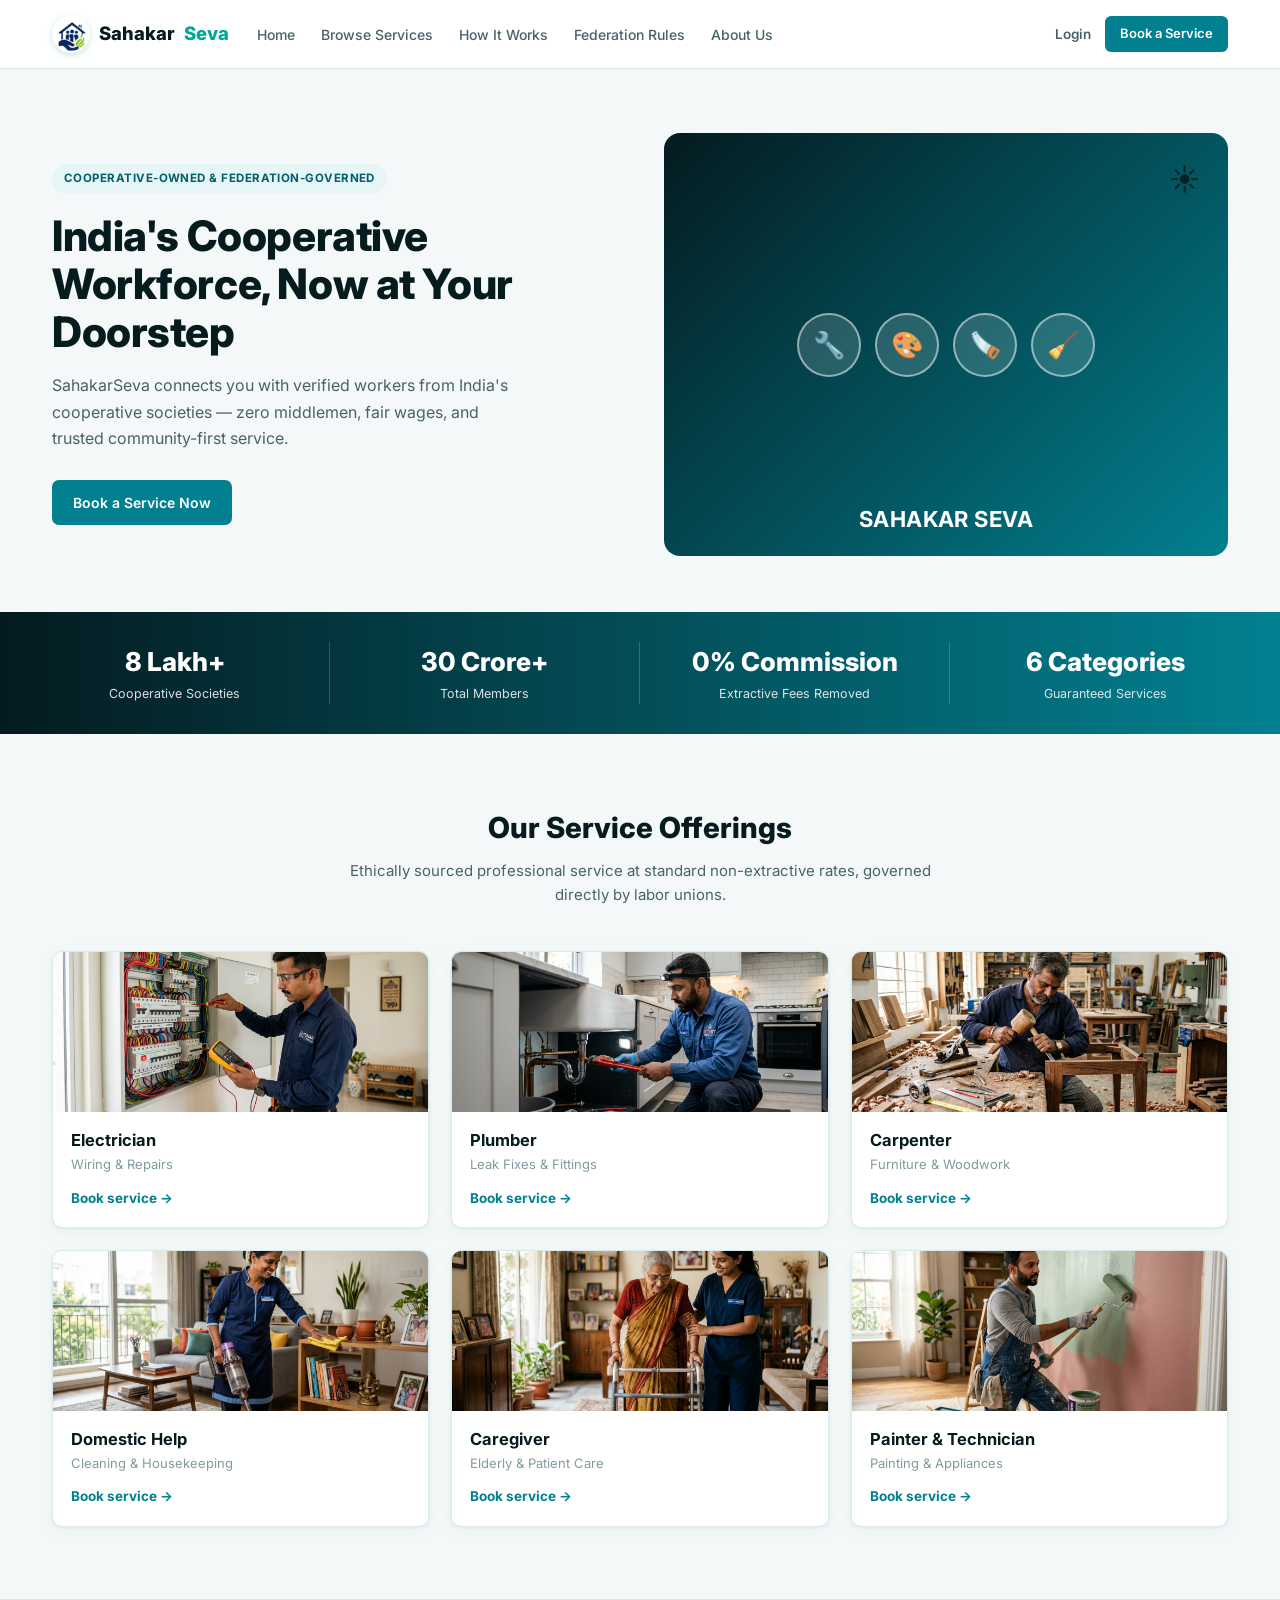
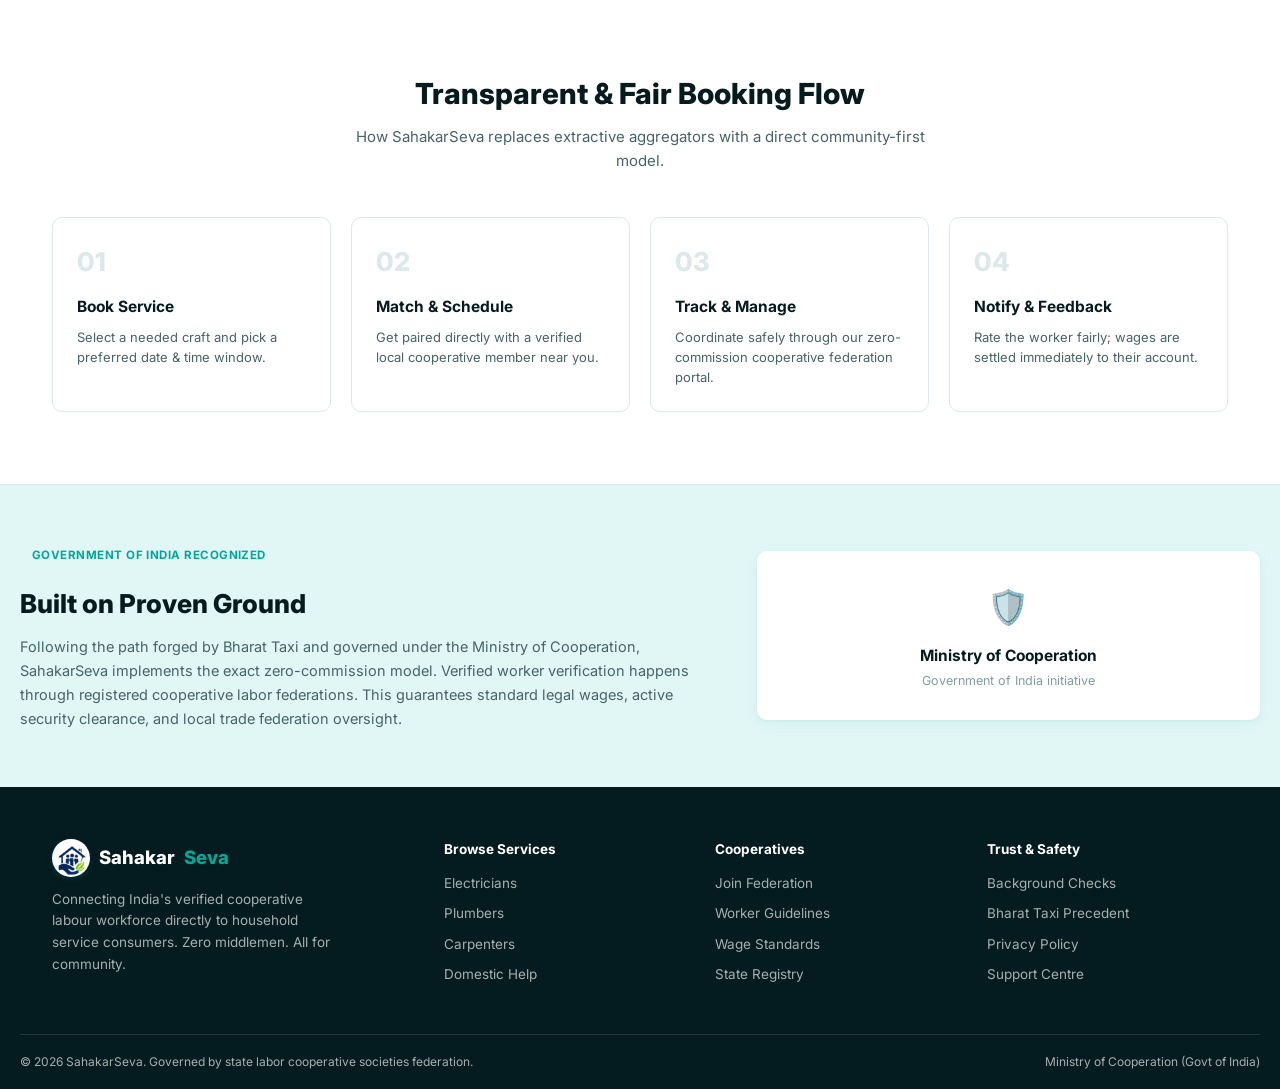
<file: index.html>
<!DOCTYPE html>
<html lang="en">
<head>
<meta charset="UTF-8">
<meta name="viewport" content="width=device-width, initial-scale=1.0">
<title>SahakarSeva — India's Cooperative Workforce</title>
<link rel="preconnect" href="https://fonts.googleapis.com">
<link href="https://fonts.googleapis.com/css2?family=Inter:wght@400;500;600;700;800&display=swap" rel="stylesheet">
<link rel="stylesheet" href="css/style.css">
</head>
<body>

<nav class="navbar">
  <div class="wrap">
    <a href="index.html" class="logo"><img src="assets/images/logo.png" alt="SahakarSeva Logo" class="logo-img">Sahakar<span class="accent">Seva</span></a>
    <div class="nav-links">
      <a href="index.html">Home</a>
      <a href="booking.html">Browse Services</a>
      <a href="#how">How It Works</a>
      <a href="#trust">Federation Rules</a>
      <a href="#">About Us</a>
    </div>
    <div class="nav-right">
      <a href="login.html" class="nav-login-link" id="navLoginLink">Login</a>
      <a href="booking.html" class="btn btn-primary btn-sm">Book a Service</a>
    </div>
  </div>
</nav>

<header class="hero">
  <div class="wrap hero-grid">
    <div>
      <span class="badge badge-teal">Cooperative-Owned &amp; Federation-Governed</span>
      <h1>India's Cooperative Workforce, Now at Your Doorstep</h1>
      <p class="lead">SahakarSeva connects you with verified workers from India's cooperative societies — zero middlemen, fair wages, and trusted community-first service.</p>
      <div class="hero-actions">
        <a href="booking.html" class="btn btn-primary">Book a Service Now</a>
      </div>
    </div>
    <div class="hero-visual">
      <span class="sun">☀️</span>
      <div class="avatars">
        <div class="avatar-figure">🔧</div>
        <div class="avatar-figure">🎨</div>
        <div class="avatar-figure">🪚</div>
        <div class="avatar-figure">🧹</div>
      </div>
      <div class="caption">SAHAKAR SEVA</div>
    </div>
  </div>
</header>

<section class="stats-bar">
  <div class="wrap stats-grid">
    <div class="stat"><div class="num">8 Lakh+</div><div class="label">Cooperative Societies</div></div>
    <div class="stat"><div class="num">30 Crore+</div><div class="label">Total Members</div></div>
    <div class="stat"><div class="num">0% Commission</div><div class="label">Extractive Fees Removed</div></div>
    <div class="stat"><div class="num">6 Categories</div><div class="label">Guaranteed Services</div></div>
  </div>
</section>

<section class="section">
  <div class="wrap">
    <div class="section-head">
      <h2>Our Service Offerings</h2>
      <p>Ethically sourced professional service at standard non-extractive rates, governed directly by labor unions.</p>
    </div>
    <div class="service-grid">
      <div class="service-card">
        <div class="service-photo"><img src="assets/images/electrician.jpg" alt="Electrician Services"></div>
        <div class="body"><h3>Electrician</h3><p class="sub">Wiring &amp; Repairs</p><a href="booking.html?cat=electricians" class="book-link">Book service →</a></div>
      </div>
      <div class="service-card">
        <div class="service-photo"><img src="assets/images/plumber.jpg" alt="Plumbing Services"></div>
        <div class="body"><h3>Plumber</h3><p class="sub">Leak Fixes &amp; Fittings</p><a href="booking.html?cat=plumbers" class="book-link">Book service →</a></div>
      </div>
      <div class="service-card">
        <div class="service-photo"><img src="assets/images/carpenter.jpg" alt="Carpentry Services"></div>
        <div class="body"><h3>Carpenter</h3><p class="sub">Furniture &amp; Woodwork</p><a href="booking.html?cat=carpenters" class="book-link">Book service →</a></div>
      </div>
      <div class="service-card">
        <div class="service-photo"><img src="assets/images/domestic_help.jpg" alt="Domestic Help & Housekeeping"></div>
        <div class="body"><h3>Domestic Help</h3><p class="sub">Cleaning &amp; Housekeeping</p><a href="booking.html?cat=domestic help" class="book-link">Book service →</a></div>
      </div>
      <div class="service-card">
        <div class="service-photo"><img src="assets/images/caregiver.jpg" alt="Caregiver Services"></div>
        <div class="body"><h3>Caregiver</h3><p class="sub">Elderly &amp; Patient Care</p><a href="booking.html?cat=caregivers" class="book-link">Book service →</a></div>
      </div>
      <div class="service-card">
        <div class="service-photo"><img src="assets/images/painter.jpg" alt="Painting & Appliance Repair"></div>
        <div class="body"><h3>Painter &amp; Technician</h3><p class="sub">Painting &amp; Appliances</p><a href="booking.html?cat=painters & technicians" class="book-link">Book service →</a></div>
      </div>
    </div>
  </div>
</section>

<section class="section" id="how" style="background:#fff; border-top:1px solid var(--border); border-bottom:1px solid var(--border);">
  <div class="wrap">
    <div class="section-head">
      <h2>Transparent &amp; Fair Booking Flow</h2>
      <p>How SahakarSeva replaces extractive aggregators with a direct community-first model.</p>
    </div>
    <div class="flow-grid">
      <div class="flow-card">
        <div class="step-num">01</div>
        <h4>Book Service</h4>
        <p>Select a needed craft and pick a preferred date &amp; time window.</p>
      </div>
      <div class="flow-card">
        <div class="step-num">02</div>
        <h4>Match &amp; Schedule</h4>
        <p>Get paired directly with a verified local cooperative member near you.</p>
      </div>
      <div class="flow-card">
        <div class="step-num">03</div>
        <h4>Track &amp; Manage</h4>
        <p>Coordinate safely through our zero-commission cooperative federation portal.</p>
      </div>
      <div class="flow-card">
        <div class="step-num">04</div>
        <h4>Notify &amp; Feedback</h4>
        <p>Rate the worker fairly; wages are settled immediately to their account.</p>
      </div>
    </div>
  </div>
</section>

<section class="trust" id="trust">
  <div class="wrap trust-grid">
    <div>
      <span class="badge badge-orange">Government of India Recognized</span>
      <h2>Built on Proven Ground</h2>
      <p>Following the path forged by Bharat Taxi and governed under the Ministry of Cooperation, SahakarSeva implements the exact zero-commission model. Verified worker verification happens through registered cooperative labor federations. This guarantees standard legal wages, active security clearance, and local trade federation oversight.</p>
    </div>
    <div class="trust-card">
      <div class="icon">🛡️</div>
      <h4>Ministry of Cooperation</h4>
      <div class="sub">Government of India initiative</div>
    </div>
  </div>
</section>

<footer>
  <div class="wrap footer-grid">
    <div>
      <a href="index.html" class="logo"><img src="assets/images/logo.png" alt="SahakarSeva Logo" class="logo-img">Sahakar<span class="accent">Seva</span></a>
      <p class="tagline">Connecting India's verified cooperative labour workforce directly to household service consumers. Zero middlemen. All for community.</p>
    </div>
    <div class="col">
      <h5>Browse Services</h5>
      <a href="booking.html">Electricians</a>
      <a href="booking.html">Plumbers</a>
      <a href="booking.html">Carpenters</a>
      <a href="booking.html">Domestic Help</a>
    </div>
    <div class="col">
      <h5>Cooperatives</h5>
      <a href="#">Join Federation</a>
      <a href="#">Worker Guidelines</a>
      <a href="#">Wage Standards</a>
      <a href="login.html?role=admin">State Registry</a>
    </div>
    <div class="col">
      <h5>Trust &amp; Safety</h5>
      <a href="#">Background Checks</a>
      <a href="#">Bharat Taxi Precedent</a>
      <a href="#">Privacy Policy</a>
      <a href="#">Support Centre</a>
    </div>
  </div>
  <div class="wrap footer-bottom">
    <span>© 2026 SahakarSeva. Governed by state labor cooperative societies federation.</span>
    <span>Ministry of Cooperation (Govt of India)</span>
  </div>
</footer>


<script src="js/auth.js"></script>
<script>
  // reflect an existing session in the nav (Login → Hi, Name / Logout)
  ssReflectNav('navLoginLink');
</script>
</body>
</html>
</file>
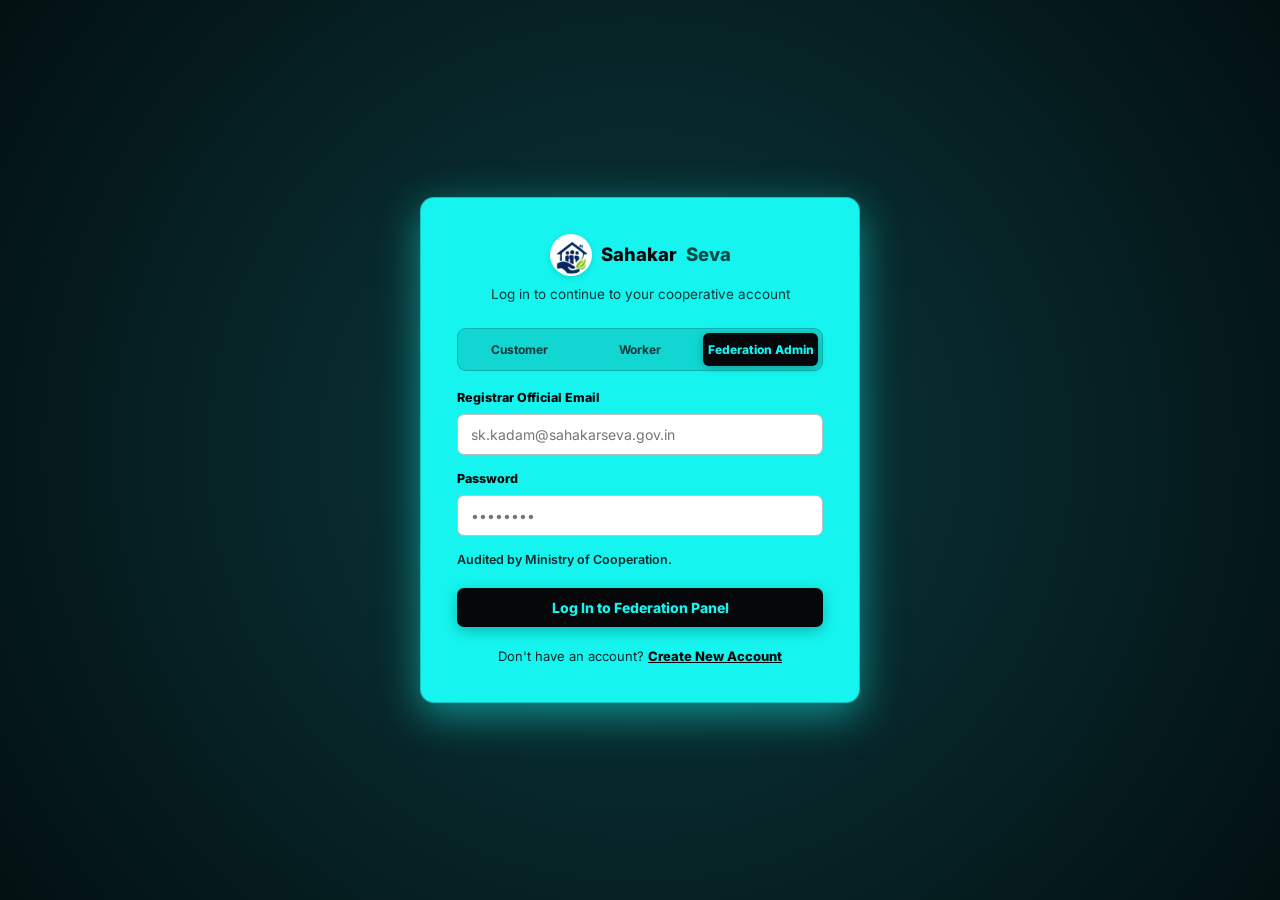
<file: admin.html>
<!DOCTYPE html>
<html lang="en">
<head>
<meta charset="UTF-8">
<meta name="viewport" content="width=device-width, initial-scale=1.0">
<title>Federation Board Control Panel — SahakarSeva</title>
<link rel="preconnect" href="https://fonts.googleapis.com">
<link href="https://fonts.googleapis.com/css2?family=Inter:wght@400;500;600;700;800&display=swap" rel="stylesheet">
<link rel="stylesheet" href="css/style.css">
<script src="js/auth.js"></script>
<script>
  // Runs before the page paints — bounces anyone who isn't logged in as
  // federation admin back to the login screen with this role pre-selected.
  ssGuard('admin');
</script>
</head>
<body>

<div class="admin-shell">

  <aside class="admin-sidebar">
    <div class="admin-brand"><img src="assets/images/logo.png" alt="SahakarSeva" class="logo-img" style="width:30px; height:30px;"> Sahakar<span class="accent">Seva</span> FED</div>
    <div class="admin-sub">Maharashtra State Labour<br>Cooperative Federation</div>

    <nav class="admin-nav">
      <a href="#" class="active">📊 Dashboard</a>
      <a href="#">👷 Workers Directory</a>
      <a href="#">💳 Co-op Payments</a>
      <a href="#">📁 Federation Reports</a>
      <a href="#">⚙️ System Settings</a>
    </nav>

    <div class="verified-box">
      <b>VERIFIED PLATFORM</b>
      Secured under direct oversight of Ministry of Cooperation, New Delhi.
    </div>
  </aside>

  <main class="admin-main">
    <div class="admin-header">
      <div>
        <h1>Federation Board Control Panel</h1>
        <div class="sub">Governing registrar dashboard monitoring live worker audit queues, demand forecasts, and daily metrics.</div>
      </div>
      <div class="admin-user">
        <div class="who"><b id="adminName">S. K. Kadam</b><span>Registrar Officer</span></div>
        <div class="nav-avatar" id="adminAvatar">SK</div>
        <button class="btn btn-outline btn-sm" onclick="ssLogout()" style="margin-left:6px;">Logout</button>
      </div>
    </div>

    <div class="kpi-grid">
      <div class="kpi-card">
        <div class="label">Active Cooperative Workers</div>
        <div class="val">1,247</div>
        <div class="delta">▲ +12% this week</div>
      </div>
      <div class="kpi-card">
        <div class="label">Today's Scheduled Bookings</div>
        <div class="val">89</div>
        <div class="delta">0% middleman fees</div>
      </div>
      <div class="kpi-card">
        <div class="label">Monthly Gross Revenue</div>
        <div class="val">₹4.2 Lakhs</div>
        <div class="delta">Direct worker settlement</div>
      </div>
      <div class="kpi-card">
        <div class="label">Cooperative Service Rating</div>
        <div class="val">4.6 ★</div>
        <div class="delta">Federation guaranteed</div>
      </div>
    </div>

    <div class="admin-grid">
      <div class="panel">
        <div class="panel-head"><h3>Recent Cooperative Bookings</h3><a href="#" class="link">View All Bookings</a></div>
        <div class="panel-body">
          <table>
            <thead>
              <tr><th>Booking ID</th><th>Craft Service</th><th>Worker</th><th>Customer</th><th>Status</th></tr>
            </thead>
            <tbody>
              <tr>
                <td>#BS-8931</td><td>Electrician</td><td>Ramesh Kumar</td><td>Rajesh Sharma</td>
                <td><span class="status-pill completed">Completed</span></td>
              </tr>
              <tr>
                <td>#BS-8932</td><td>Plumber</td><td>Govind Nair</td><td>Sanjay Gupta</td>
                <td><span class="status-pill progress">In Progress</span></td>
              </tr>
              <tr>
                <td>#BS-8933</td><td>Carpenter</td><td>Harish Salve</td><td>Aarti Mehra</td>
                <td><span class="status-pill scheduled">Scheduled</span></td>
              </tr>
            </tbody>
          </table>
        </div>
      </div>

      <div class="panel">
        <div class="panel-head">
          <h3>Workforce Demand Forecast</h3>
          <span class="legend"><span class="dot" style="background:var(--teal);"></span>Actual <span class="dot" style="background:var(--orange); margin-left:8px;"></span>Predicted</span>
        </div>
        <div class="panel-body">
          <div class="chart" id="demandChart">
            <!-- bars injected by script.js -->
          </div>
          <div class="chart-note">⚠️ Demand is expected to surge by 15% on Saturday. Recommended to schedule additional union shifts.</div>
        </div>
      </div>
    </div>

    <div class="panel">
      <div class="panel-head"><h3>Worker Verification Queue <span style="color:var(--orange); font-weight:700;">· 2 Pending Applications</span></h3><a href="#" class="link">Audit Guidelines</a></div>
      <div class="panel-body" id="verifyQueue">
        <div class="verify-row" data-id="karan">
          <div class="verify-person">
            <div class="verify-avatar">KJ</div>
            <div>
              <div class="name">Karan Johar</div>
              <div class="meta">Mumbai Electrical Labour Co-op · Designated Craft: Electrician · Submitted 24 Mar 2026</div>
            </div>
          </div>
          <div class="verify-actions">
            <button class="btn-reject" onclick="handleVerify(this,'reject')">Reject</button>
            <button class="btn-approve" onclick="handleVerify(this,'approve')">Approve</button>
          </div>
        </div>
        <div class="verify-row" data-id="meena">
          <div class="verify-person">
            <div class="verify-avatar">MD</div>
            <div>
              <div class="name">Meena Deshmukh</div>
              <div class="meta">Mahila Sevika Society, Pune · Designated Craft: Caregiver · Submitted 23 Mar 2026</div>
            </div>
          </div>
          <div class="verify-actions">
            <button class="btn-reject" onclick="handleVerify(this,'reject')">Reject</button>
            <button class="btn-approve" onclick="handleVerify(this,'approve')">Approve</button>
          </div>
        </div>
      </div>
    </div>

  </main>
</div>

<script src="js/script.js"></script>
<script>
  ssFillName('adminName', 'adminAvatar', 'S. K. Kadam');
</script>
</body>
</html>
</file>
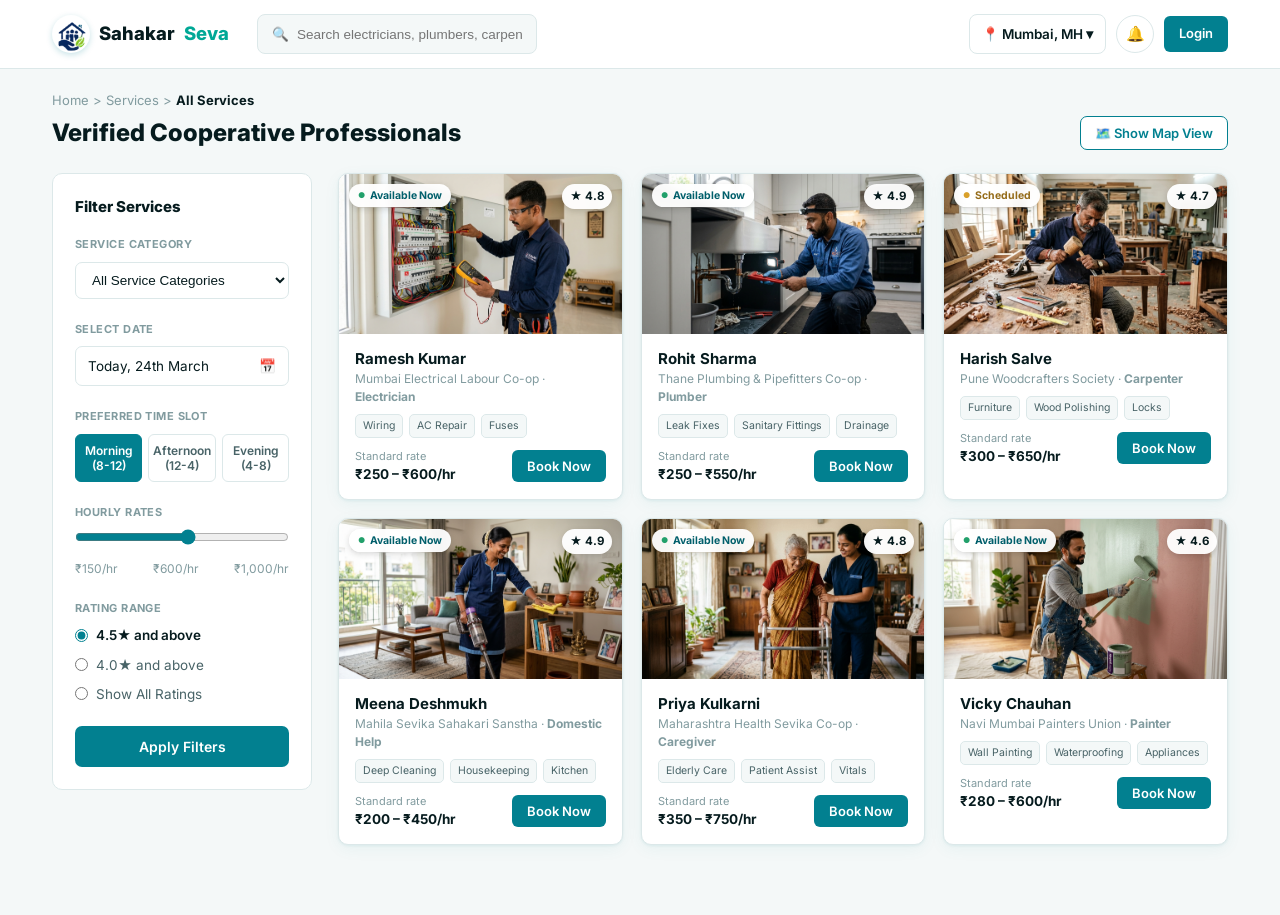
<file: booking.html>
<!DOCTYPE html>
<html lang="en">
<head>
<meta charset="UTF-8">
<meta name="viewport" content="width=device-width, initial-scale=1.0">
<title>Verified Cooperative Electricians — SahakarSeva</title>
<link rel="preconnect" href="https://fonts.googleapis.com">
<link href="https://fonts.googleapis.com/css2?family=Inter:wght@400;500;600;700;800&display=swap" rel="stylesheet">
<link rel="stylesheet" href="css/style.css">
</head>
<body>

<nav class="navbar">
  <div class="wrap">
    <a href="index.html" class="logo"><img src="assets/images/logo.png" alt="SahakarSeva Logo" class="logo-img">Sahakar<span class="accent">Seva</span></a>
    <div class="nav-search">🔍 <input type="text" placeholder="Search electricians, plumbers, carpenters..."></div>
    <div class="nav-right">
      <div class="nav-loc">📍 Mumbai, MH ▾</div>
      <div class="nav-icon-btn">🔔</div>
      <div id="navAccountArea"></div>
    </div>
  </div>
</nav>

<main class="wrap">
  <div class="breadcrumb" id="pageBreadcrumb">Home &gt; Services &gt; <b>All Services</b></div>
  <div class="page-head">
    <h1 id="pageTitle">Verified Cooperative Professionals</h1>
    <button class="map-toggle">🗺️ Show Map View</button>
  </div>

  <div class="booking-layout">
    <!-- Filters -->
    <aside class="filter-panel">
      <h3>Filter Services</h3>

      <div class="filter-group">
        <label class="f-label">Service Category</label>
        <select class="select-field" id="categorySelect">
          <option value="all">All Service Categories</option>
          <option value="plumbers">Plumbers (Leak Fixes & Pipefitting)</option>
          <option value="electricians">Electricians (Wiring & Repairs)</option>
          <option value="carpenters">Carpenters (Furniture & Woodwork)</option>
          <option value="domestic help">Domestic Help (Cleaning & Maid)</option>
          <option value="caregivers">Caregivers (Elderly & Patient Care)</option>
          <option value="painters & technicians">Painters &amp; Technicians</option>
        </select>
      </div>

      <div class="filter-group">
        <label class="f-label">Select Date</label>
        <div class="date-field"><span>Today, 24th March</span> <span>📅</span></div>
      </div>

      <div class="filter-group">
        <label class="f-label">Preferred Time Slot</label>
        <div class="time-tabs">
          <button class="time-tab active" data-tab="morning">Morning (8-12)</button>
          <button class="time-tab" data-tab="afternoon">Afternoon (12-4)</button>
          <button class="time-tab" data-tab="evening">Evening (4-8)</button>
        </div>
      </div>

      <div class="filter-group">
        <label class="f-label">Hourly Rates</label>
        <input type="range" min="150" max="1000" value="600" id="rateSlider">
        <div class="range-row"><span>₹150/hr</span><span id="rateVal">₹600/hr</span><span>₹1,000/hr</span></div>
      </div>

      <div class="filter-group">
        <label class="f-label">Rating Range</label>
        <label class="radio-row checked"><input type="radio" name="rating" checked> 4.5★ and above</label>
        <label class="radio-row"><input type="radio" name="rating"> 4.0★ and above</label>
        <label class="radio-row"><input type="radio" name="rating"> Show All Ratings</label>
      </div>

      <button class="btn btn-primary btn-block">Apply Filters</button>
    </aside>

    <!-- Worker grid -->
    <section class="worker-grid" id="workerGrid">

      <article class="worker-card" data-category="electricians">
        <div class="worker-photo">
          <img src="assets/images/electrician.jpg" alt="Ramesh Kumar - Certified Electrician">
          <span class="status-chip available">Available Now</span>
          <span class="rating-chip">★ 4.8</span>
        </div>
        <div class="worker-body">
          <h4>Ramesh Kumar</h4>
          <div class="coop">Mumbai Electrical Labour Co-op · <b>Electrician</b></div>
          <div class="tag-row"><span class="tag">Wiring</span><span class="tag">AC Repair</span><span class="tag">Fuses</span></div>
          <div class="rate-row">
            <div class="rate">Standard rate<b>₹250 – ₹600/hr</b></div>
            <button class="btn btn-primary btn-sm">Book Now</button>
          </div>
        </div>
      </article>

      <article class="worker-card" data-category="plumbers">
        <div class="worker-photo">
          <img src="assets/images/plumber.jpg" alt="Rohit Sharma - Master Plumber">
          <span class="status-chip available">Available Now</span>
          <span class="rating-chip">★ 4.9</span>
        </div>
        <div class="worker-body">
          <h4>Rohit Sharma</h4>
          <div class="coop">Thane Plumbing &amp; Pipefitters Co-op · <b>Plumber</b></div>
          <div class="tag-row"><span class="tag">Leak Fixes</span><span class="tag">Sanitary Fittings</span><span class="tag">Drainage</span></div>
          <div class="rate-row">
            <div class="rate">Standard rate<b>₹250 – ₹550/hr</b></div>
            <button class="btn btn-primary btn-sm">Book Now</button>
          </div>
        </div>
      </article>

      <article class="worker-card" data-category="carpenters">
        <div class="worker-photo">
          <img src="assets/images/carpenter.jpg" alt="Harish Salve - Woodwork Craftsman">
          <span class="status-chip scheduled">Scheduled</span>
          <span class="rating-chip">★ 4.7</span>
        </div>
        <div class="worker-body">
          <h4>Harish Salve</h4>
          <div class="coop">Pune Woodcrafters Society · <b>Carpenter</b></div>
          <div class="tag-row"><span class="tag">Furniture</span><span class="tag">Wood Polishing</span><span class="tag">Locks</span></div>
          <div class="rate-row">
            <div class="rate">Standard rate<b>₹300 – ₹650/hr</b></div>
            <button class="btn btn-primary btn-sm">Book Now</button>
          </div>
        </div>
      </article>

      <article class="worker-card" data-category="domestic help">
        <div class="worker-photo">
          <img src="assets/images/domestic_help.jpg" alt="Meena Deshmukh - Housekeeping Specialist">
          <span class="status-chip available">Available Now</span>
          <span class="rating-chip">★ 4.9</span>
        </div>
        <div class="worker-body">
          <h4>Meena Deshmukh</h4>
          <div class="coop">Mahila Sevika Sahakari Sanstha · <b>Domestic Help</b></div>
          <div class="tag-row"><span class="tag">Deep Cleaning</span><span class="tag">Housekeeping</span><span class="tag">Kitchen</span></div>
          <div class="rate-row">
            <div class="rate">Standard rate<b>₹200 – ₹450/hr</b></div>
            <button class="btn btn-primary btn-sm">Book Now</button>
          </div>
        </div>
      </article>

      <article class="worker-card" data-category="caregivers">
        <div class="worker-photo">
          <img src="assets/images/caregiver.jpg" alt="Priya Kulkarni - Certified Caregiver">
          <span class="status-chip available">Available Now</span>
          <span class="rating-chip">★ 4.8</span>
        </div>
        <div class="worker-body">
          <h4>Priya Kulkarni</h4>
          <div class="coop">Maharashtra Health Sevika Co-op · <b>Caregiver</b></div>
          <div class="tag-row"><span class="tag">Elderly Care</span><span class="tag">Patient Assist</span><span class="tag">Vitals</span></div>
          <div class="rate-row">
            <div class="rate">Standard rate<b>₹350 – ₹750/hr</b></div>
            <button class="btn btn-primary btn-sm">Book Now</button>
          </div>
        </div>
      </article>

      <article class="worker-card" data-category="painters & technicians">
        <div class="worker-photo">
          <img src="assets/images/painter.jpg" alt="Vicky Chauhan - Master Painter">
          <span class="status-chip available">Available Now</span>
          <span class="rating-chip">★ 4.6</span>
        </div>
        <div class="worker-body">
          <h4>Vicky Chauhan</h4>
          <div class="coop">Navi Mumbai Painters Union · <b>Painter</b></div>
          <div class="tag-row"><span class="tag">Wall Painting</span><span class="tag">Waterproofing</span><span class="tag">Appliances</span></div>
          <div class="rate-row">
            <div class="rate">Standard rate<b>₹280 – ₹600/hr</b></div>
            <button class="btn btn-primary btn-sm">Book Now</button>
          </div>
        </div>
      </article>

    </section>
  </div>
</main>

<script src="js/auth.js"></script>
<script src="js/script.js"></script>
<script>
  ssRenderAccountArea('navAccountArea', 'customer');
</script>
</body>
</html>
</file>
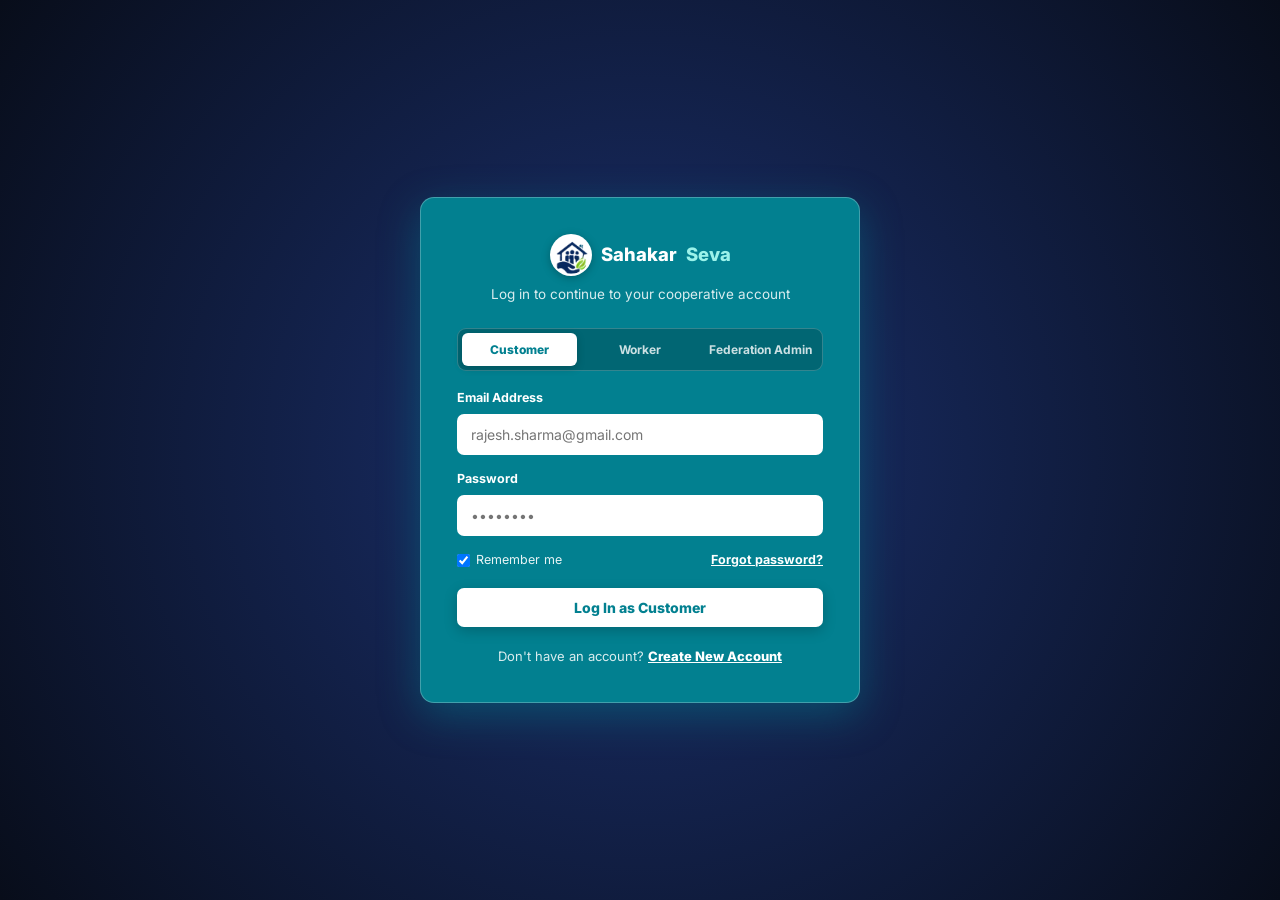
<file: login.html>
<!DOCTYPE html>
<html lang="en">
<head>
<meta charset="UTF-8">
<meta name="viewport" content="width=device-width, initial-scale=1.0">
<title>Login & Registration — SahakarSeva</title>
<link rel="preconnect" href="https://fonts.googleapis.com">
<link href="https://fonts.googleapis.com/css2?family=Inter:wght@400;500;600;700;800&display=swap" rel="stylesheet">
<link rel="stylesheet" href="css/style.css">
<script src="js/auth.js"></script>
<style>
  .auth-error-box {
    display: none;
    background: #FFECEC;
    color: #C53030;
    border: 1px solid #FEB2B2;
    padding: 10px 14px;
    border-radius: 8px;
    font-size: 12.5px;
    font-weight: 600;
    margin-bottom: 16px;
    line-height: 1.4;
  }
  .modal-overlay {
    display: none;
    position: fixed;
    inset: 0;
    background: rgba(0,0,0,0.65);
    backdrop-filter: blur(4px);
    z-index: 1000;
    align-items: center;
    justify-content: center;
    padding: 20px;
  }
  .modal-overlay.active {
    display: flex;
  }
  .register-card {
    background: #ffffff;
    color: #081B1E;
    width: 100%;
    max-width: 440px;
    border-radius: 14px;
    padding: 28px;
    box-shadow: 0 20px 50px rgba(0,0,0,0.3);
    position: relative;
  }
  .close-modal {
    position: absolute;
    top: 16px;
    right: 18px;
    font-size: 22px;
    font-weight: 800;
    cursor: pointer;
    color: #565F6B;
  }
</style>
</head>
<body>

<div class="auth-page">
  <div class="auth-card">
    <a href="index.html" class="logo" style="justify-content:center; margin-bottom:8px;">
      <img src="assets/images/logo.png" alt="SahakarSeva Logo" class="logo-img" style="width:42px; height:42px;"> Sahakar<span class="accent">Seva</span>
    </a>
    <div class="auth-sub">Log in to continue to your cooperative account</div>

    <div class="role-tabs" id="roleTabs">
      <button class="role-tab" data-role="customer">Customer</button>
      <button class="role-tab" data-role="worker">Worker</button>
      <button class="role-tab" data-role="admin">Federation Admin</button>
    </div>

    <!-- Error Box -->
    <div class="auth-error-box" id="authError"></div>

    <!-- Customer Form (2 Fields: Email & Password) -->
    <form class="auth-role-panel" data-panel="customer" onsubmit="return ssHandleLogin(event, 'customer')">
      <div class="form-group">
        <label>Email Address</label>
        <input class="form-input" id="custEmail" type="email" placeholder="rajesh.sharma@gmail.com" required>
      </div>
      <div class="form-group">
        <label>Password</label>
        <input class="form-input" id="custPass" type="password" placeholder="••••••••" required>
      </div>
      <div class="auth-meta-row">
        <label style="display:flex; align-items:center; gap:6px;">
          <input type="checkbox" checked> Remember me
        </label>
        <a href="#">Forgot password?</a>
      </div>
      <button type="submit" class="btn btn-customer btn-block">Log In as Customer</button>
    </form>

    <!-- Worker Form (2 Fields: Email & Password) -->
    <form class="auth-role-panel" data-panel="worker" onsubmit="return ssHandleLogin(event, 'worker')">
      <div class="form-group">
        <label>Cooperative Worker Email</label>
        <input class="form-input" id="workEmail" type="email" placeholder="ramesh.kumar@gmail.com" required>
      </div>
      <div class="form-group">
        <label>Password</label>
        <input class="form-input" id="workPass" type="password" placeholder="••••••••" required>
      </div>
      <div class="auth-meta-row">
        <label style="display:flex; align-items:center; gap:6px;">
          <input type="checkbox" checked> Remember me
        </label>
        <a href="#">Forgot password?</a>
      </div>
      <button type="submit" class="btn btn-worker btn-block">Log In as Worker</button>
    </form>

    <!-- Federation Admin Form (2 Fields: Email & Password) -->
    <form class="auth-role-panel" data-panel="admin" onsubmit="return ssHandleLogin(event, 'admin')">
      <div class="form-group">
        <label>Registrar Official Email</label>
        <input class="form-input" id="adminEmail" type="email" placeholder="sk.kadam@sahakarseva.gov.in" required>
      </div>
      <div class="form-group">
        <label>Password</label>
        <input class="form-input" id="adminPass" type="password" placeholder="••••••••" required>
      </div>
      <div class="auth-meta-row">
        <span>Audited by Ministry of Cooperation.</span>
      </div>
      <button type="submit" class="btn btn-admin btn-block">Log In to Federation Panel</button>
    </form>

    <!-- Registration Link -->
    <div class="auth-footer-note">
      Don't have an account? <a href="#" id="openRegisterBtn" onclick="openRegisterModal(event)">Create New Account</a>
    </div>
  </div>
</div>

<!-- SEPARATE REGISTRATION MODAL / SECTION -->
<div class="modal-overlay" id="registerModal">
  <div class="register-card">
    <span class="close-modal" onclick="closeRegisterModal()">&times;</span>
    <div style="text-align:center; margin-bottom:18px;">
      <h3 style="font-size:20px; font-weight:800; color:#028090; margin-bottom:4px;">Create New Account</h3>
      <p style="font-size:12.5px; color:#565F6B;">Register into SahakarSeva Database</p>
    </div>

    <div class="auth-error-box" id="regError" style="margin-bottom:12px;"></div>

    <form onsubmit="return handleRegisterSubmit(event)">
      <div class="form-group">
        <label style="color:#081B1E;">Full Name</label>
        <input class="form-input" type="text" id="regName" placeholder="e.g. Vikramaditya Singh" style="border:1px solid #DCE8E9; color:#081B1E;" required>
      </div>
      <div class="form-group">
        <label style="color:#081B1E;">Email Address (valid gmail / email)</label>
        <input class="form-input" type="email" id="regEmail" placeholder="vikram@gmail.com" style="border:1px solid #DCE8E9; color:#081B1E;" required>
      </div>
      <div class="form-group">
        <label style="color:#081B1E;">Account Role</label>
        <select class="form-input" id="regRole" style="border:1px solid #DCE8E9; color:#081B1E;" required>
          <option value="customer">Customer</option>
          <option value="worker">Cooperative Worker</option>
          <option value="admin">Federation Admin</option>
        </select>
      </div>
      <div class="form-group">
        <label style="color:#081B1E;">Password</label>
        <input class="form-input" type="password" id="regPass" placeholder="••••••••" style="border:1px solid #DCE8E9; color:#081B1E;" required>
      </div>
      <button type="submit" class="btn btn-primary btn-block" style="margin-top:10px;">Register &amp; Save to Database</button>
    </form>

    <div style="text-align:center; margin-top:14px; font-size:12.5px; color:#565F6B;">
      Already registered? <a href="#" onclick="closeRegisterModal()" style="color:#028090; font-weight:700;">Log In Here</a>
    </div>
  </div>
</div>

<script>
  const roleTabs = document.querySelectorAll('.role-tab');
  const panels = document.querySelectorAll('.auth-role-panel');
  const authCard = document.querySelector('.auth-card');
  const authPage = document.querySelector('.auth-page');
  const authError = document.getElementById('authError');
  const regError = document.getElementById('regError');

  function hideErrors() {
    if (authError) authError.style.display = 'none';
    if (regError) regError.style.display = 'none';
  }

  function setActiveRole(role) {
    hideErrors();
    if (authCard) authCard.setAttribute('data-theme', role);
    if (authPage) authPage.setAttribute('data-theme', role);
    roleTabs.forEach(t => t.classList.toggle('active', t.dataset.role === role));
    panels.forEach(p => p.classList.toggle('active', p.dataset.panel === role));
  }

  roleTabs.forEach(tab => {
    tab.addEventListener('click', () => setActiveRole(tab.dataset.role));
  });

  const params = new URLSearchParams(window.location.search);
  const requested = params.get('role');
  setActiveRole(['customer', 'worker', 'admin'].includes(requested) ? requested : 'customer');

  function ssHandleLogin(evt, role) {
    evt.preventDefault();
    hideErrors();

    const form = evt.target;
    const emailInput = form.querySelector('input[type="email"]');
    const passInput = form.querySelector('input[type="password"]');

    const email = emailInput ? emailInput.value.trim() : '';
    const pass = passInput ? passInput.value.trim() : '';

    const res = ssAuthenticateUser(role, email, pass);

    if (res.success) {
      window.location.href = SS_DESTINATIONS[role];
    } else {
      authError.textContent = res.error;
      authError.style.display = 'block';
    }

    return false;
  }

  function openRegisterModal(e) {
    if (e) e.preventDefault();
    hideErrors();
    document.getElementById('registerModal').classList.add('active');
  }

  function closeRegisterModal() {
    hideErrors();
    document.getElementById('registerModal').classList.remove('active');
  }

  function handleRegisterSubmit(e) {
    e.preventDefault();
    hideErrors();

    const name = document.getElementById('regName').value;
    const email = document.getElementById('regEmail').value;
    const role = document.getElementById('regRole').value;
    const pass = document.getElementById('regPass').value;

    const res = ssRegisterUser(name, email, role, pass);

    if (res.success) {
      window.location.href = SS_DESTINATIONS[role];
    } else {
      regError.textContent = res.error;
      regError.style.display = 'block';
    }

    return false;
  }
</script>
</body>
</html>
</file>
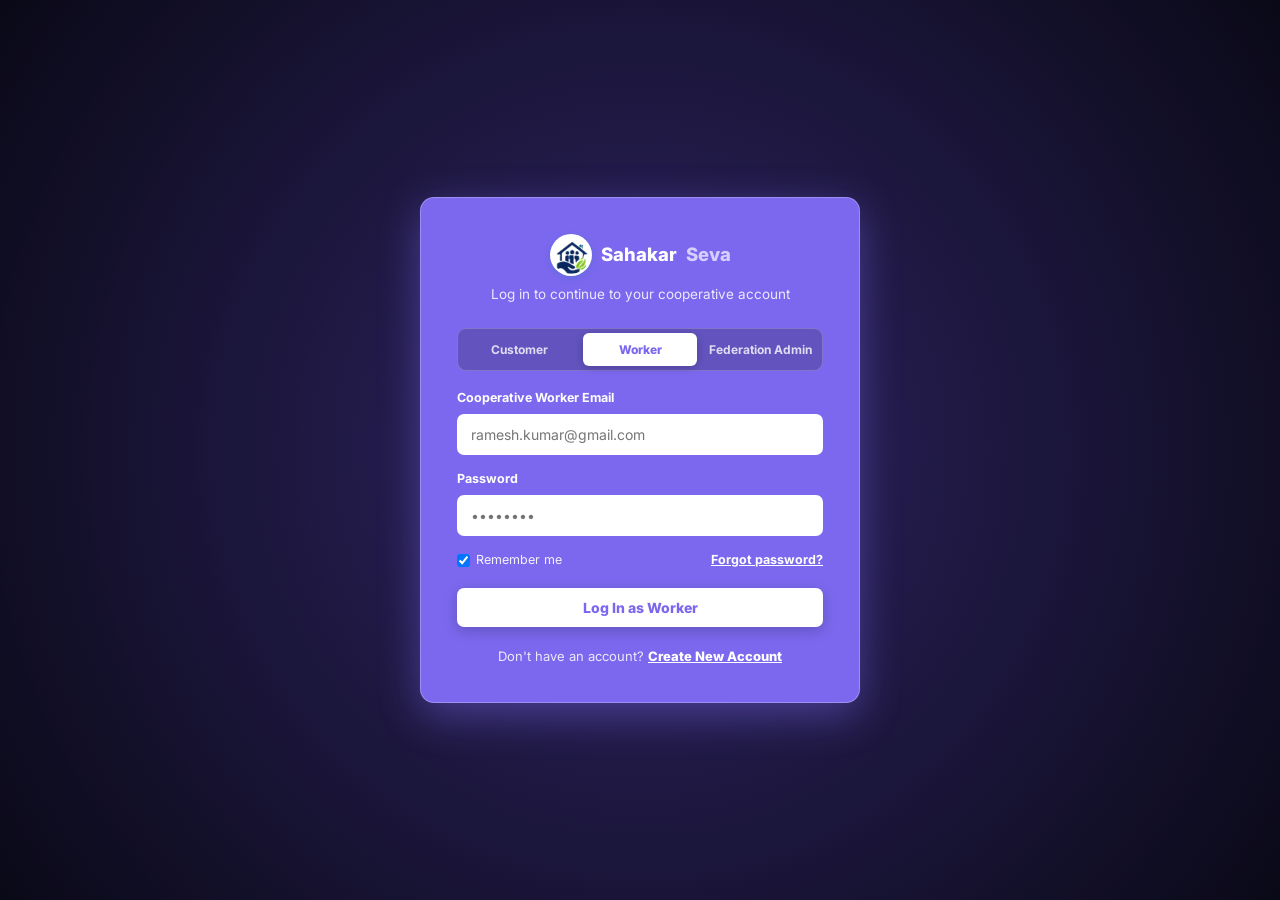
<file: worker-dashboard.html>
<!DOCTYPE html>
<html lang="en">
<head>
<meta charset="UTF-8">
<meta name="viewport" content="width=device-width, initial-scale=1.0">
<title>Cooperative Worker Dashboard — SahakarSeva</title>
<link rel="preconnect" href="https://fonts.googleapis.com">
<link href="https://fonts.googleapis.com/css2?family=Inter:wght@400;500;600;700;800&display=swap" rel="stylesheet">
<link rel="stylesheet" href="css/style.css">
<script src="js/auth.js"></script>
<script>
  // Protect page: require worker role
  ssGuard('worker');
</script>
</head>
<body>

<div class="admin-shell">

  <aside class="admin-sidebar">
    <div class="admin-brand"><img src="assets/images/logo.png" alt="SahakarSeva" class="logo-img" style="width:30px; height:30px;"> Sahakar<span class="accent">Seva</span> WORKER</div>
    <div class="admin-sub">Mumbai Electrical Labour<br>Cooperative Society</div>

    <nav class="admin-nav">
      <a href="#" class="active">📋 My Job Queue</a>
      <a href="#">💰 Direct Earnings</a>
      <a href="#">🛡️ Welfare &amp; Insurance</a>
      <a href="#">⭐ Member Ratings</a>
      <a href="#">⚙️ Profile Settings</a>
    </nav>

    <div class="verified-box">
      <b>CO-OP BADGE: VERIFIED</b>
      Federation ID: MELC-2291<br>
      0% platform commission guaranteed.
    </div>
  </aside>

  <main class="admin-main">
    <div class="admin-header">
      <div>
        <h1>Welcome Back<span id="workerGreeting">, Ramesh</span></h1>
        <div class="sub">Manage incoming household bookings, track transparent daily payouts, and view welfare contributions.</div>
      </div>
      <div class="admin-user">
        <div style="display:flex; align-items:center; gap:8px; margin-right:12px;">
          <span style="font-size:12px; font-weight:700; color:var(--text-soft);">DUTY STATUS:</span>
          <label class="switch">
            <input type="checkbox" id="dutyToggle" checked>
            <span class="switch-slider"></span>
          </label>
        </div>
        <div class="who"><b id="workerName">Ramesh Kumar</b><span>Electrician Grade-A</span></div>
        <div class="nav-avatar" id="workerAvatar">RK</div>
        <button class="btn btn-outline btn-sm" onclick="ssLogout()" style="margin-left:6px;">Logout</button>
      </div>
    </div>

    <!-- KPIs -->
    <div class="kpi-grid">
      <div class="kpi-card">
        <div class="label">Today's Direct Earnings</div>
        <div class="val">₹1,850</div>
        <div class="delta">100% Payout Floor</div>
      </div>
      <div class="kpi-card">
        <div class="label">Completed Bookings</div>
        <div class="val">4 Jobs</div>
        <div class="delta">▲ 0 Middleman Deductions</div>
      </div>
      <div class="kpi-card">
        <div class="label">Welfare Fund Pool</div>
        <div class="val">₹420</div>
        <div class="delta">Auto-Split Insurance</div>
      </div>
      <div class="kpi-card">
        <div class="label">Customer Rating</div>
        <div class="val">4.8 ★</div>
        <div class="delta">Co-op Certified</div>
      </div>
    </div>

    <div class="admin-grid">
      <!-- Incoming Requests -->
      <div class="panel">
        <div class="panel-head">
          <h3>Live Service Requests</h3>
          <span class="badge badge-teal">Nearby Geo-Match</span>
        </div>
        <div class="panel-body">
          <table>
            <thead>
              <tr><th>Customer</th><th>Service</th><th>Location</th><th>Payout</th><th>Action</th></tr>
            </thead>
            <tbody>
              <tr>
                <td><b>Pooja Sharma</b></td>
                <td>Main Board Wiring &amp; Fuse</td>
                <td>Andheri East (1.2 km)</td>
                <td><b>₹450</b></td>
                <td><button class="btn btn-primary btn-sm" onclick="this.textContent='Accepted'; this.disabled=true;">Accept</button></td>
              </tr>
              <tr>
                <td><b>Kishore Verma</b></td>
                <td>AC Power Point Installation</td>
                <td>Vile Parle (2.8 km)</td>
                <td><b>₹600</b></td>
                <td><button class="btn btn-primary btn-sm" onclick="this.textContent='Accepted'; this.disabled=true;">Accept</button></td>
              </tr>
              <tr>
                <td><b>Anita Roy</b></td>
                <td>Inverter Wiring Check</td>
                <td>Bandra West (3.5 km)</td>
                <td><b>₹550</b></td>
                <td><button class="btn btn-outline btn-sm" onclick="this.textContent='Accepted'; this.disabled=true;">Accept</button></td>
              </tr>
            </tbody>
          </table>
        </div>
      </div>

      <!-- Welfare & Federation Benefits -->
      <div class="panel">
        <div class="panel-head">
          <h3>Cooperative Welfare Coverage</h3>
          <span class="legend"><span class="dot" style="background:var(--teal);"></span>Active Policy</span>
        </div>
        <div class="panel-body">
          <div style="font-size:13.5px; line-height:1.6; color:var(--text-soft); margin-bottom:14px;">
            Under the Ministry of Cooperation guidelines, a fixed percentage of each booking is allocated to your <b>Accident Insurance &amp; Skill Development Fund</b>.
          </div>
          <div style="background:var(--teal-tint); border-radius:8px; padding:14px; margin-bottom:10px;">
            <div style="font-weight:700; color:var(--teal-dark); font-size:13.5px;">🛡️ Pradhan Mantri Suraksha Bima (PMSBY)</div>
            <div style="font-size:12px; color:var(--text-soft); margin-top:2px;">Policy No: COOP-MH-99201 · Active through 2026-27</div>
          </div>
          <div style="background:var(--orange-tint); border-radius:8px; padding:14px;">
            <div style="font-weight:700; color:#8A4E2C; font-size:13.5px;">🎓 Advanced EV Charger &amp; Solar Certification</div>
            <div style="font-size:12px; color:#8A4E2C; margin-top:2px;">Federation-funded workshop next Saturday in Dadar.</div>
          </div>
        </div>
      </div>
    </div>

  </main>
</div>

<script src="js/script.js"></script>
<script>
  ssFillName('workerName', 'workerAvatar', 'Ramesh Kumar');
  ssFillFirstName('workerGreeting');
</script>
</body>
</html>
</file>
<file: css/style.css>
/* ===========================================================
   SahakarSeva — shared stylesheet
   Used by index.html, booking.html, admin.html
=========================================================== */

:root{
  --teal: #028090;        /* primary deep ocean teal matching logo */
  --teal-dark: #015F6B;    /* deep teal — hover states, dark accents */
  --teal-tint: #E6F5F6;     /* pale teal — badges, tints, light fills */
  --orange: #00A896;         /* accent — vibrant teal-cyan */
  --orange-tint: #E0F7F6;     /* pale accent tint */
  --navy: #041B1F;             /* deep dark forest teal — footer, sidebars */
  --navy-soft: #08292E;         /* soft dark sidebar hovers */
  --bg: #F4F8F8;
  --card: #FFFFFF;
  --border: #DCE8E9;
  --text: #061B1E;
  --text-soft: #486367;
  --text-faint: #819B9F;
  --radius: 10px;
  --shadow: 0 1px 3px rgba(2,128,144,0.08), 0 4px 16px rgba(2,128,144,0.06);
  --font: 'Inter', -apple-system, BlinkMacSystemFont, 'Segoe UI', sans-serif;
}

*{box-sizing:border-box; margin:0; padding:0;}
html{scroll-behavior:smooth;}
body{
  font-family:var(--font);
  background:var(--bg);
  color:var(--text);
  font-size:15px;
  line-height:1.5;
}
img{max-width:100%; display:block;}
a{text-decoration:none; color:inherit;}
ul{list-style:none;}
button{font-family:var(--font); cursor:pointer;}
.wrap{max-width:1240px; margin:0 auto; padding:0 32px;}

/* ---------- buttons ---------- */
.btn{
  display:inline-flex; align-items:center; justify-content:center; gap:6px;
  padding:11px 20px; border-radius:7px; font-size:14px; font-weight:600;
  border:1.5px solid transparent; transition:all .15s ease; white-space:nowrap;
}
.btn-primary{background:var(--teal); color:#fff;}
.btn-primary:hover{background:var(--teal-dark);}
.btn-outline{border-color:var(--orange); color:var(--orange); background:#fff;}
.btn-outline:hover{background:var(--orange-tint);}
.btn-sm{padding:7px 14px; font-size:13px; border-radius:6px;}
.btn-block{width:100%;}

/* ---------- navbar (shared across pages) ---------- */
.navbar{
  background:#fff; border-bottom:1px solid var(--border);
  position:sticky; top:0; z-index:100;
}
.navbar .wrap{
  display:flex; align-items:center; gap:28px; height:68px;
}
.logo{display:flex; align-items:center; gap:9px; font-weight:800; font-size:18.5px; white-space:nowrap;}
.logo-img{
  width:38px; height:38px; object-fit:contain; border-radius:50%; display:block;
  background:#ffffff; padding:2px;
  box-shadow:0 2px 6px rgba(2,128,144,0.22);
}
.logo .accent{color:var(--orange);}
.nav-links{display:flex; align-items:center; gap:26px; font-size:14px; color:var(--text-soft); font-weight:500;}
.nav-links a:hover{color:var(--teal);}
.nav-right{margin-left:auto; display:flex; align-items:center; gap:10px;}
.nav-search{
  display:flex; align-items:center; gap:8px; background:var(--bg);
  border:1px solid var(--border); border-radius:8px; padding:9px 14px; min-width:280px;
  color:var(--text-faint); font-size:13.5px;
}
.nav-search input{border:none; background:none; outline:none; font-size:13.5px; width:100%; color:var(--text);}
.nav-loc{
  display:flex; align-items:center; gap:6px; font-size:13.5px; font-weight:600;
  border:1px solid var(--border); border-radius:8px; padding:9px 12px; color:var(--text);
}
.nav-icon-btn{
  width:38px; height:38px; border-radius:50%; border:1px solid var(--border); background:#fff;
  display:flex; align-items:center; justify-content:center; font-size:15px; color:var(--text-soft);
}
.nav-avatar{width:36px; height:36px; border-radius:50%; background:var(--teal); color:#fff; font-weight:700; font-size:13px; display:flex; align-items:center; justify-content:center;}
@media (max-width:980px){ .nav-links, .nav-search{display:none;} }

/* ---------- badges / eyebrows ---------- */
.badge{
  display:inline-flex; align-items:center; gap:6px; font-size:11.5px; font-weight:700;
  letter-spacing:.04em; text-transform:uppercase; padding:6px 12px; border-radius:100px;
}
.badge-teal{background:var(--teal-tint); color:var(--teal-dark);}
.badge-orange{background:var(--orange-tint); color:var(--orange);}

/* ---------- hero (landing) ---------- */
.hero{padding:64px 0 0;}
.hero-grid{display:grid; grid-template-columns:1fr 1fr; gap:48px; align-items:center; padding-bottom:56px;}
.hero h1{font-size:42px; line-height:1.15; font-weight:800; margin:18px 0 16px; letter-spacing:-.01em;}
.hero p.lead{color:var(--text-soft); font-size:16px; line-height:1.65; margin-bottom:28px; max-width:480px;}
.hero-actions{display:flex; gap:12px; flex-wrap:wrap;}
.hero-visual{
  aspect-ratio:4/3; border-radius:16px; overflow:hidden; position:relative;
  background:linear-gradient(135deg,var(--navy),var(--teal));
  display:flex; align-items:center; justify-content:center;
}
.hero-visual .avatars{display:flex; gap:14px;}
.hero-visual .avatar-figure{
  width:64px; height:64px; border-radius:50%; background:rgba(255,255,255,0.15);
  border:2px solid rgba(255,255,255,0.5); display:flex; align-items:center; justify-content:center;
  font-size:26px;
}
.hero-visual .caption{
  position:absolute; bottom:20px; left:20px; right:20px; text-align:center;
  color:#fff; font-weight:700; font-size:22px; letter-spacing:.02em;
}
.hero-visual .sun{position:absolute; top:24px; right:28px; font-size:30px; opacity:.85;}

/* ---------- stats bar ---------- */
.stats-bar{background:linear-gradient(90deg,var(--navy),var(--teal)); color:#fff;}
.stats-grid{display:grid; grid-template-columns:repeat(4,1fr); padding:30px 0;}
.stat{text-align:center; border-right:1px solid rgba(255,255,255,0.18);}
.stat:last-child{border-right:none;}
.stat .num{font-size:26px; font-weight:800;}
.stat .label{font-size:12.5px; opacity:.85; margin-top:4px;}
@media (max-width:900px){ .stats-grid{grid-template-columns:repeat(2,1fr); row-gap:20px;} .stat:nth-child(2){border-right:none;} }

/* ---------- section headers ---------- */
.section{padding:72px 0;}
.section-head{text-align:center; max-width:620px; margin:0 auto 44px;}
.section-head h2{font-size:29px; font-weight:800; margin-bottom:10px;}
.section-head p{color:var(--text-soft); font-size:15px; line-height:1.6;}

/* ---------- service grid ---------- */
.service-grid{display:grid; grid-template-columns:repeat(3,1fr); gap:22px;}
.service-card{
  background:var(--card); border:1px solid var(--border); border-radius:var(--radius);
  overflow:hidden; box-shadow:var(--shadow); transition:transform .15s;
}
.service-card:hover{transform:translateY(-3px);}
.service-photo{
  height:160px; overflow:hidden; position:relative; background:#10141F;
  display:flex; align-items:center; justify-content:center;
}
.service-photo img{
  width:100%; height:100%; object-fit:cover; display:block; transition:transform .3s ease;
}
.service-card:hover .service-photo img{
  transform:scale(1.06);
}
.service-card .body{padding:16px 18px 18px;}
.service-card h3{font-size:16.5px; font-weight:700; margin-bottom:2px;}
.service-card .sub{font-size:13px; color:var(--text-faint); margin-bottom:12px;}
.service-card .book-link{color:var(--teal); font-weight:700; font-size:13.5px;}

/* ---------- booking flow steps ---------- */
.flow-grid{display:grid; grid-template-columns:repeat(4,1fr); gap:20px;}
.flow-card{background:var(--card); border:1px solid var(--border); border-radius:var(--radius); padding:24px;}
.flow-card .step-num{font-size:26px; font-weight:800; color:var(--border); margin-bottom:14px;}
.flow-card h4{font-size:15.5px; font-weight:700; margin-bottom:8px;}
.flow-card p{font-size:13px; color:var(--text-soft); line-height:1.55;}
@media (max-width:900px){ .flow-grid, .service-grid{grid-template-columns:1fr 1fr;} }

/* ---------- trust section ---------- */
.trust{background:var(--orange-tint);}
.trust-grid{display:grid; grid-template-columns:1.4fr 1fr; gap:32px; align-items:center; padding:56px 0;}
.trust h2{font-size:26px; font-weight:800; margin:14px 0 12px;}
.trust p{color:var(--text-soft); font-size:14.5px; line-height:1.65;}
.trust-card{
  background:#fff; border-radius:var(--radius); padding:30px; text-align:center; box-shadow:var(--shadow);
}
.trust-card .icon{font-size:34px; margin-bottom:12px;}
.trust-card h4{font-size:15.5px; font-weight:700;}
.trust-card .sub{font-size:12.5px; color:var(--text-faint); margin-top:4px;}

/* ---------- footer ---------- */
footer{background:var(--navy); color:rgba(255,255,255,0.65); padding:52px 0 0;}
.footer-grid{display:grid; grid-template-columns:1.5fr 1fr 1fr 1fr; gap:30px; padding-bottom:40px;}
footer .logo{color:#fff;}
footer .logo .accent{color:var(--orange);}
footer p.tagline{font-size:13.5px; line-height:1.6; margin-top:12px; max-width:280px;}
footer h5{color:#fff; font-size:13.5px; font-weight:700; margin-bottom:14px;}
footer .col a{display:block; font-size:13.5px; margin-bottom:10px;}
footer .col a:hover{color:#fff;}
.footer-bottom{
  border-top:1px solid rgba(255,255,255,0.12); padding:18px 0; font-size:12px;
  display:flex; justify-content:space-between; flex-wrap:wrap; gap:8px;
}
@media (max-width:900px){ .footer-grid, .hero-grid, .trust-grid{grid-template-columns:1fr;} }

/* ===========================================================
   Screen 2 — Booking / service listing page
=========================================================== */
.breadcrumb{font-size:13px; color:var(--text-faint); margin:22px 0 4px;}
.breadcrumb b{color:var(--text);}
.page-head{display:flex; align-items:center; justify-content:space-between; margin-bottom:22px; flex-wrap:wrap; gap:10px;}
.page-head h1{font-size:24px; font-weight:800;}
.map-toggle{
  display:flex; align-items:center; gap:6px; font-size:13px; font-weight:600; color:var(--teal);
  border:1px solid var(--teal); border-radius:7px; padding:8px 14px; background:#fff;
}

.booking-layout{display:grid; grid-template-columns:260px 1fr; gap:26px; padding-bottom:70px;}
.filter-panel{
  background:var(--card); border:1px solid var(--border); border-radius:var(--radius);
  padding:22px; align-self:start; position:sticky; top:88px;
}
.filter-panel h3{font-size:15px; font-weight:800; margin-bottom:18px;}
.filter-group{margin-bottom:22px;}
.filter-group label.f-label{
  display:block; font-size:11px; font-weight:700; letter-spacing:.04em; text-transform:uppercase;
  color:var(--text-faint); margin-bottom:9px;
}
.select-field{
  width:100%; padding:9px 12px; border:1px solid var(--border); border-radius:7px; font-size:13.5px;
  background:#fff; color:var(--text);
}
.date-field{
  display:flex; align-items:center; justify-content:space-between; gap:8px;
  padding:9px 12px; border:1px solid var(--border); border-radius:7px; font-size:13.5px;
}
.time-tabs{display:flex; gap:6px;}
.time-tab{
  flex:1; text-align:center; padding:8px 4px; font-size:12px; font-weight:600; border-radius:6px;
  border:1px solid var(--border); background:#fff; color:var(--text-soft);
}
.time-tab.active{background:var(--teal); border-color:var(--teal); color:#fff;}
.range-row{display:flex; justify-content:space-between; font-size:12px; color:var(--text-faint); margin-top:8px;}
input[type="range"]{width:100%; accent-color:var(--teal);}
.radio-row{display:flex; align-items:center; gap:8px; font-size:13.5px; margin-bottom:9px; color:var(--text-soft);}
.radio-row input{accent-color:var(--teal);}
.radio-row.checked{color:var(--text); font-weight:600;}

.worker-grid{display:grid; grid-template-columns:repeat(3,1fr); gap:18px;}
.worker-card{
  background:var(--card); border:1px solid var(--border); border-radius:var(--radius);
  overflow:hidden; box-shadow:var(--shadow); transition:transform .15s ease;
}
.worker-card:hover{transform:translateY(-3px);}
.worker-photo{
  height:160px; overflow:hidden; position:relative; background:#10141F;
  display:flex; align-items:center; justify-content:center;
}
.worker-photo img{
  width:100%; height:100%; object-fit:cover; display:block; transition:transform .3s ease;
}
.worker-card:hover .worker-photo img{
  transform:scale(1.05);
}
.status-chip{
  position:absolute; top:10px; left:10px; font-size:10.5px; font-weight:700; padding:4px 9px;
  border-radius:100px; background:rgba(255,255,255,0.95); backdrop-filter:blur(4px); display:flex; align-items:center; gap:5px;
  z-index:2; box-shadow:0 2px 6px rgba(0,0,0,0.15);
}
.status-chip.available{color:var(--teal-dark);}
.status-chip.available::before{content:"●"; color:#22A06B; font-size:8px;}
.status-chip.scheduled{color:#946B18;}
.status-chip.scheduled::before{content:"●"; color:#D9A02A; font-size:8px;}
.rating-chip{
  position:absolute; top:10px; right:10px; background:rgba(255,255,255,0.95); backdrop-filter:blur(4px); font-size:11.5px; font-weight:700;
  padding:4px 8px; border-radius:100px; z-index:2; box-shadow:0 2px 6px rgba(0,0,0,0.15);
}
.worker-body{padding:14px 16px;}
.worker-body h4{font-size:15px; font-weight:700;}
.worker-body .coop{font-size:12px; color:var(--text-faint); margin-bottom:8px;}
.tag-row{display:flex; gap:6px; flex-wrap:wrap; margin-bottom:10px;}
.tag{font-size:10.5px; background:var(--bg); border:1px solid var(--border); border-radius:5px; padding:3px 7px; color:var(--text-soft);}
.rate-row{display:flex; align-items:center; justify-content:space-between; margin-top:6px;}
.rate-row .rate{font-size:11px; color:var(--text-faint);}
.rate-row .rate b{display:block; font-size:13.5px; color:var(--text); font-weight:700;}
@media (max-width:980px){ .booking-layout{grid-template-columns:1fr;} .worker-grid{grid-template-columns:1fr 1fr;} }

/* ===========================================================
   Screen 3 — Federation admin dashboard
=========================================================== */
.admin-shell{display:grid; grid-template-columns:230px 1fr; min-height:100vh;}
.admin-sidebar{background:var(--navy); color:rgba(255,255,255,0.75); padding:22px 18px; display:flex; flex-direction:column;}
.admin-brand{display:flex; align-items:center; gap:8px; color:#fff; font-weight:800; font-size:16px; margin-bottom:4px;}
.admin-brand .accent{color:var(--orange);}
.admin-sub{font-size:11px; color:rgba(255,255,255,0.5); margin-bottom:26px; line-height:1.5;}
.admin-nav{display:flex; flex-direction:column; gap:3px; flex:1;}
.admin-nav a{
  padding:11px 12px; border-radius:7px; font-size:13.5px; font-weight:600; display:flex; align-items:center; gap:10px;
}
.admin-nav a:hover{background:rgba(255,255,255,0.06);}
.admin-nav a.active{background:var(--teal); color:#fff;}
.verified-box{
  border-top:1px solid rgba(255,255,255,0.12); padding-top:16px; margin-top:14px;
  font-size:11px; line-height:1.6; color:rgba(255,255,255,0.55);
}
.verified-box b{color:#fff; display:block; margin-bottom:4px; font-size:11.5px;}

.admin-main{padding:26px 32px 60px;}
.admin-header{display:flex; align-items:center; justify-content:space-between; margin-bottom:26px;}
.admin-header h1{font-size:21px; font-weight:800;}
.admin-header .sub{font-size:13px; color:var(--text-soft); margin-top:2px;}
.admin-user{display:flex; align-items:center; gap:10px;}
.admin-user .who b{display:block; font-size:13px;}
.admin-user .who span{font-size:11.5px; color:var(--text-faint);}

.kpi-grid{display:grid; grid-template-columns:repeat(4,1fr); gap:16px; margin-bottom:26px;}
.kpi-card{background:var(--card); border:1px solid var(--border); border-radius:var(--radius); padding:20px; box-shadow:var(--shadow);}
.kpi-card .label{font-size:11px; font-weight:700; letter-spacing:.03em; text-transform:uppercase; color:var(--text-faint); margin-bottom:10px;}
.kpi-card .val{font-size:26px; font-weight:800;}
.kpi-card .delta{font-size:12px; color:var(--teal); margin-top:6px; font-weight:600;}

.admin-grid{display:grid; grid-template-columns:1.3fr 1fr; gap:20px; margin-bottom:20px;}
.panel{background:var(--card); border:1px solid var(--border); border-radius:var(--radius); box-shadow:var(--shadow);}
.panel-head{display:flex; align-items:center; justify-content:space-between; padding:18px 20px; border-bottom:1px solid var(--border);}
.panel-head h3{font-size:15px; font-weight:800;}
.panel-head .link{font-size:12.5px; color:var(--teal); font-weight:700;}
.panel-body{padding:16px 20px;}

table{width:100%; border-collapse:collapse; font-size:13px;}
th{text-align:left; font-size:10.5px; text-transform:uppercase; letter-spacing:.03em; color:var(--text-faint); padding-bottom:10px; font-weight:700;}
td{padding:11px 0; border-top:1px solid var(--border);}
.status-pill{font-size:11px; font-weight:700; padding:4px 10px; border-radius:100px;}
.status-pill.completed{background:var(--teal-tint); color:var(--teal-dark);}
.status-pill.progress{background:#FFF4E0; color:#946B18;}
.status-pill.scheduled{background:#EAECFB; color:#3B4BB0;}

.chart{display:flex; align-items:flex-end; gap:10px; height:150px; padding-top:10px;}
.chart .col{flex:1; display:flex; flex-direction:column; align-items:center; gap:6px;}
.chart .bars{width:100%; display:flex; align-items:flex-end; justify-content:center; gap:4px; height:120px;}
.chart .bar{width:9px; border-radius:3px 3px 0 0; background:var(--teal);}
.chart .bar.predicted{background:var(--orange);}
.chart .day{font-size:10.5px; color:var(--text-faint);}
.chart-note{
  background:var(--orange-tint); border-radius:7px; padding:11px 14px; font-size:12px;
  color:#8A4E2C; margin-top:14px; line-height:1.5;
}
.legend{display:flex; gap:14px; font-size:11px; color:var(--text-faint); align-items:center;}
.legend .dot{width:8px; height:8px; border-radius:2px; display:inline-block; margin-right:5px;}

.verify-row{display:flex; align-items:center; justify-content:space-between; padding:14px 0; border-top:1px solid var(--border); gap:12px;}
.verify-row:first-child{border-top:none;}
.verify-person{display:flex; align-items:center; gap:12px;}
.verify-avatar{width:38px; height:38px; border-radius:50%; background:var(--teal-tint); color:var(--teal-dark); display:flex; align-items:center; justify-content:center; font-weight:700; font-size:13px;}
.verify-person .name{font-size:13.5px; font-weight:700;}
.verify-person .meta{font-size:11.5px; color:var(--text-faint);}
.verify-actions{display:flex; gap:8px;}
.btn-reject{background:#fff; border:1.5px solid #E15C4B; color:#E15C4B; padding:6px 12px; font-size:12px; font-weight:700; border-radius:6px;}
.btn-approve{background:var(--teal); border:1.5px solid var(--teal); color:#fff; padding:6px 12px; font-size:12px; font-weight:700; border-radius:6px;}
.verify-row.removed{display:none;}
@media (max-width:1100px){ .admin-shell{grid-template-columns:1fr;} .admin-grid, .kpi-grid{grid-template-columns:1fr 1fr;} }

/* ===========================================================
   Login page (all 3 roles)
=========================================================== */
.nav-login-link{font-size:13.5px; font-weight:600; color:var(--text-soft); margin-right:4px;}
.nav-login-link:hover{color:var(--teal);}

.auth-page{
  min-height:100vh; display:flex; align-items:center; justify-content:center;
  background:#0B101D; padding:40px 20px; transition:background .35s ease;
}

.auth-page[data-theme="customer"]{
  background:radial-gradient(circle at center, #1B3170 0%, #080D1A 100%);
}
.auth-page[data-theme="worker"]{
  background:radial-gradient(circle at center, #2E2463 0%, #0A0917 100%);
}
.auth-page[data-theme="admin"]{
  background:radial-gradient(circle at center, #0B3A3E 0%, #031012 100%);
}

.auth-card{
  width:100%; max-width:440px; border-radius:14px;
  box-shadow:0 12px 40px rgba(0,0,0,0.35); padding:36px;
  position:relative; overflow:hidden; transition:all .3s ease;
}

.auth-sub{text-align:center; font-size:13.5px; margin-bottom:24px;}
.role-tabs{
  display:flex; gap:6px; border-radius:9px; padding:4px; margin-bottom:18px;
}
.role-tab{
  flex:1; text-align:center; padding:9px 4px; font-size:12px; font-weight:700;
  border-radius:6px; background:none; border:none; transition:all .2s ease;
}

.demo-hint{
  font-size:11.5px; border-radius:7px; padding:10px 14px; margin-bottom:18px; line-height:1.5;
  transition:all .25s ease;
}

.auth-role-panel{display:none;}
.auth-role-panel.active{display:block;}

.form-group{margin-bottom:15px;}
.form-group label{display:block; font-size:12.5px; margin-bottom:6px; font-weight:700;}
.form-input{
  width:100%; padding:11px 13px; border-radius:7px; font-size:14px;
  font-family:var(--font); transition:border-color .15s, box-shadow .15s;
}

.auth-meta-row{
  display:flex; justify-content:space-between; align-items:center; font-size:12.5px;
  margin:2px 0 18px; gap:10px;
}
.auth-footer-note{text-align:center; font-size:13px; margin-top:20px;}

/* ---------------- CUSTOMER THEME (#028090) ---------------- */
.auth-card[data-theme="customer"]{
  background:#028090; color:#fff; border:1px solid rgba(255,255,255,0.25);
  box-shadow:0 12px 40px rgba(2,128,144,0.45);
}
.auth-card[data-theme="customer"] .logo{color:#fff;}
.auth-card[data-theme="customer"] .logo-img{box-shadow:0 2px 8px rgba(0,0,0,0.25);}
.auth-card[data-theme="customer"] .logo .accent{color:#9BF2EA;}
.auth-card[data-theme="customer"] .auth-sub{color:rgba(255,255,255,0.85);}
.auth-card[data-theme="customer"] .role-tabs{
  background:rgba(0,0,0,0.2); border:1px solid rgba(255,255,255,0.2);
}
.auth-card[data-theme="customer"] .role-tab{color:rgba(255,255,255,0.8);}
.auth-card[data-theme="customer"] .role-tab.active{
  background:#fff; color:#028090; box-shadow:0 2px 8px rgba(0,0,0,0.2); font-weight:800;
}
.auth-card[data-theme="customer"] .demo-hint{
  background:rgba(0,0,0,0.18); color:#fff; border-left:4px solid #fff;
}
.auth-card[data-theme="customer"] .form-group label{color:#fff;}
.auth-card[data-theme="customer"] .form-input{
  background:#fff; color:#0B0D10; border:1px solid rgba(255,255,255,0.3);
}
.auth-card[data-theme="customer"] .form-input:focus{
  outline:none; border-color:#fff; box-shadow:0 0 0 3px rgba(255,255,255,0.35);
}
.auth-card[data-theme="customer"] .auth-meta-row{color:rgba(255,255,255,0.9);}
.auth-card[data-theme="customer"] .auth-meta-row a{color:#fff; text-decoration:underline; font-weight:700;}
.auth-card[data-theme="customer"] .btn-customer{
  background:#fff; color:#028090; font-weight:800; border:none; box-shadow:0 4px 14px rgba(0,0,0,0.2);
}
.auth-card[data-theme="customer"] .btn-customer:hover{background:#EBF7F8; color:#015F6B;}
.auth-card[data-theme="customer"] .auth-footer-note{color:rgba(255,255,255,0.85);}
.auth-card[data-theme="customer"] .auth-footer-note a{color:#fff; font-weight:800; text-decoration:underline;}

/* ---------------- WORKER THEME (#7B68EE) ---------------- */
.auth-card[data-theme="worker"]{
  background:#7B68EE; color:#fff; border:1px solid rgba(255,255,255,0.25);
  box-shadow:0 12px 40px rgba(123,104,238,0.45);
}
.auth-card[data-theme="worker"] .logo{color:#fff;}
.auth-card[data-theme="worker"] .logo .mark{background:#fff; color:#7B68EE;}
.auth-card[data-theme="worker"] .logo .accent{color:#D5CEFF;}
.auth-card[data-theme="worker"] .auth-sub{color:rgba(255,255,255,0.85);}
.auth-card[data-theme="worker"] .role-tabs{
  background:rgba(0,0,0,0.2); border:1px solid rgba(255,255,255,0.2);
}
.auth-card[data-theme="worker"] .role-tab{color:rgba(255,255,255,0.8);}
.auth-card[data-theme="worker"] .role-tab.active{
  background:#fff; color:#7B68EE; box-shadow:0 2px 8px rgba(0,0,0,0.2); font-weight:800;
}
.auth-card[data-theme="worker"] .demo-hint{
  background:rgba(0,0,0,0.18); color:#fff; border-left:4px solid #fff;
}
.auth-card[data-theme="worker"] .form-group label{color:#fff;}
.auth-card[data-theme="worker"] .form-input{
  background:#fff; color:#0B0D10; border:1px solid rgba(255,255,255,0.3);
}
.auth-card[data-theme="worker"] .form-input:focus{
  outline:none; border-color:#fff; box-shadow:0 0 0 3px rgba(255,255,255,0.35);
}
.auth-card[data-theme="worker"] .auth-meta-row{color:rgba(255,255,255,0.9);}
.auth-card[data-theme="worker"] .auth-meta-row a{color:#fff; text-decoration:underline; font-weight:700;}
.auth-card[data-theme="worker"] .btn-worker{
  background:#fff; color:#7B68EE; font-weight:800; border:none; box-shadow:0 4px 14px rgba(0,0,0,0.2);
}
.auth-card[data-theme="worker"] .btn-worker:hover{background:#F5F3FE; color:#5D4AC4;}
.auth-card[data-theme="worker"] .auth-footer-note{color:rgba(255,255,255,0.85);}
.auth-card[data-theme="worker"] .auth-footer-note a{color:#fff; font-weight:800; text-decoration:underline;}

/* ---------------- ADMIN / FEDERATION THEME (#15f4ee) ---------------- */
.auth-card[data-theme="admin"]{
  background:#15f4ee; color:#05070B; border:1px solid rgba(5,7,11,0.2);
  box-shadow:0 12px 40px rgba(21,244,238,0.5);
}
.auth-card[data-theme="admin"] .logo{color:#05070B;}
.auth-card[data-theme="admin"] .logo .mark{background:#05070B; color:#15f4ee;}
.auth-card[data-theme="admin"] .logo .accent{color:#084B49;}
.auth-card[data-theme="admin"] .auth-sub{color:rgba(5,7,11,0.8);}
.auth-card[data-theme="admin"] .role-tabs{
  background:rgba(0,0,0,0.12); border:1px solid rgba(5,7,11,0.18);
}
.auth-card[data-theme="admin"] .role-tab{color:rgba(5,7,11,0.75);}
.auth-card[data-theme="admin"] .role-tab.active{
  background:#05070B; color:#15f4ee; box-shadow:0 2px 8px rgba(0,0,0,0.25); font-weight:800;
}
.auth-card[data-theme="admin"] .demo-hint{
  background:rgba(0,0,0,0.09); color:#05070B; border-left:4px solid #05070B; font-weight:600;
}
.auth-card[data-theme="admin"] .form-group label{color:#05070B; font-weight:800;}
.auth-card[data-theme="admin"] .form-input{
  background:#fff; color:#0B0D10; border:1px solid rgba(5,7,11,0.25);
}
.auth-card[data-theme="admin"] .form-input:focus{
  outline:none; border-color:#05070B; box-shadow:0 0 0 3px rgba(5,7,11,0.2);
}
.auth-card[data-theme="admin"] .auth-meta-row{color:rgba(5,7,11,0.85); font-weight:600;}
.auth-card[data-theme="admin"] .auth-meta-row a{color:#05070B; text-decoration:underline; font-weight:800;}
.auth-card[data-theme="admin"] .btn-admin{
  background:#05070B; color:#15f4ee; font-weight:800; border:none; font-size:14px; box-shadow:0 4px 14px rgba(0,0,0,0.25);
}
.auth-card[data-theme="admin"] .btn-admin:hover{background:#121A28; color:#15f4ee;}
.auth-card[data-theme="admin"] .auth-footer-note{color:rgba(5,7,11,0.85);}
.auth-card[data-theme="admin"] .auth-footer-note a{color:#05070B; font-weight:800; text-decoration:underline;}

/* availability toggle switch (worker dashboard) */
.switch{position:relative; display:inline-block; width:42px; height:24px;}
.switch input{opacity:0; width:0; height:0;}
.switch-slider{position:absolute; cursor:pointer; inset:0; background:#D8DCDE; transition:.2s; border-radius:24px;}
.switch-slider::before{content:""; position:absolute; height:18px; width:18px; left:3px; bottom:3px; background:#fff; transition:.2s; border-radius:50%;}
.switch input:checked + .switch-slider{background:var(--teal);}
.switch input:checked + .switch-slider::before{transform:translateX(18px);}
</file>
